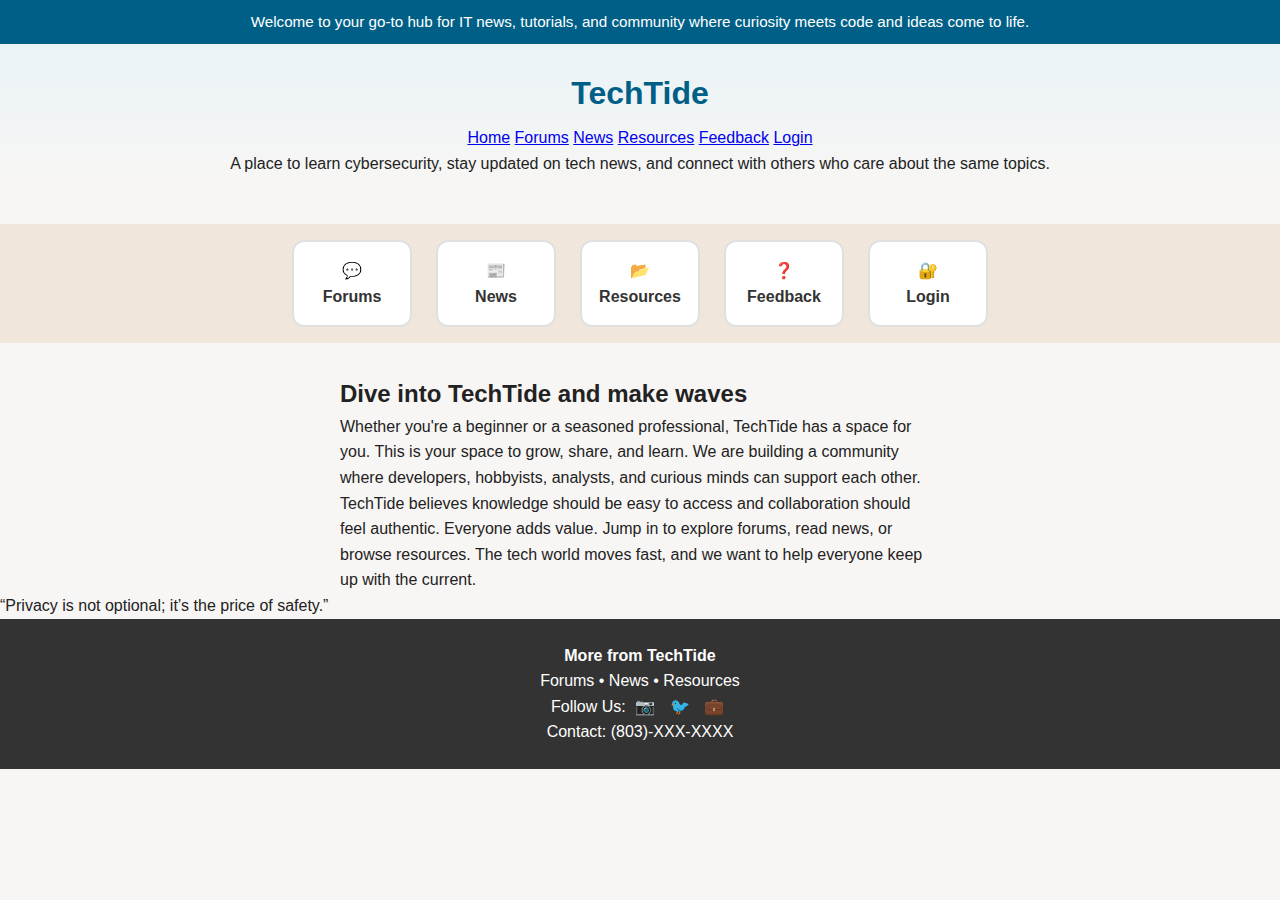
<file: index.html>
<!DOCTYPE html>
<html lang="en">
  <head>
    <meta charset="UTF-8">
    <meta name="viewport" content="width=device-width, initial-scale=1.0">
    <title>TechTide</title>
    <link rel="stylesheet" href="TechTides.Css">
    <link rel="icon" type="image/png" href="TechTideLogo.png">
  </head>
  <body class="home-page">

    <!-- Top Banner -->
    <div class="banner">
      Welcome to your go-to hub for IT news, tutorials, and community where
      curiosity meets code and ideas come to life.
    </div>

    <!-- Shared hero: title + nav + welcome line -->
    <header class="hero home-hero">
      <h1>TechTide</h1>
      <nav class="primary-nav" aria-label="Primary">
        <a href="index.html" aria-current="page">Home</a>
        <a href="forums.html">Forums</a>
        <a href="news.html">News</a>
        <a href="resources.html">Resources</a>
        <a href="feedback.html">Feedback</a>
        <a href="login.html">Login</a>
      </nav>
      <p class="hero-intro">
        A place to learn cybersecurity, stay updated on tech news, and connect with others who care about the same topics.
      </p>
    </header>

    <!-- Icon Navigation -->
    <section class="homepage-icon-nav">
      <h2 class="visually-hidden">Quick Navigation</h2>  <!-- ADDED -->
      <div class="homepage-icon-card">
        <a href="forums.html">
          <span>💬</span>
          <span>Forums</span>
        </a>
      </div>
      <div class="homepage-icon-card">
        <a href="news.html">
          <span>📰</span>
          <span>News</span>
        </a>
      </div>
      <div class="homepage-icon-card">
        <a href="resources.html">
          <span>📂</span>
          <span>Resources</span>
        </a>
      </div>
      <div class="homepage-icon-card">
        <a href="feedback.html">
          <span>❓</span>
          <span>Feedback</span>
        </a>
      </div>
      <div class="homepage-icon-card">
        <a href="login.html">
          <span>🔐</span>
          <span>Login</span>
        </a>
      </div>
    </section>

    <!-- About Section -->
    <section class="homepage-mission">
      <h2>Dive into TechTide and make waves</h2>
      <p>
        Whether you're a beginner or a seasoned professional, TechTide has a space for you.
        This is your space to grow, share, and learn. We are building a community where
        developers, hobbyists, analysts, and curious minds can support each other.
      </p>
      <p>
        TechTide believes knowledge should be easy to access and collaboration should feel authentic.
        Everyone adds value. Jump in to explore forums, read news, or browse resources. The tech world
        moves fast, and we want to help everyone keep up with the current.
      </p>
    </section>

    <!-- Footer -->
    <footer class="site-footer">
      <h2 class="visually-hidden">Site Footer</h2>  <!-- ADDED -->
      <div class="footer-content">
        <p><strong>More from TechTide</strong></p>
        <p>Forums • News • Resources</p>
        <p class="social">
          Follow Us:
          <a href="https://www.instagram.com/">📷</a>
          <a href="https://www.x.com/">🐦</a>
          <a href="https://www.linkedin.com/">💼</a>
        </p>
        <p class="contact">Contact: (803)-XXX-XXXX</p>
      </div>
    </footer>

    <script src="cyberQuotes.js" defer></script>
  </body>
</html>
</file>
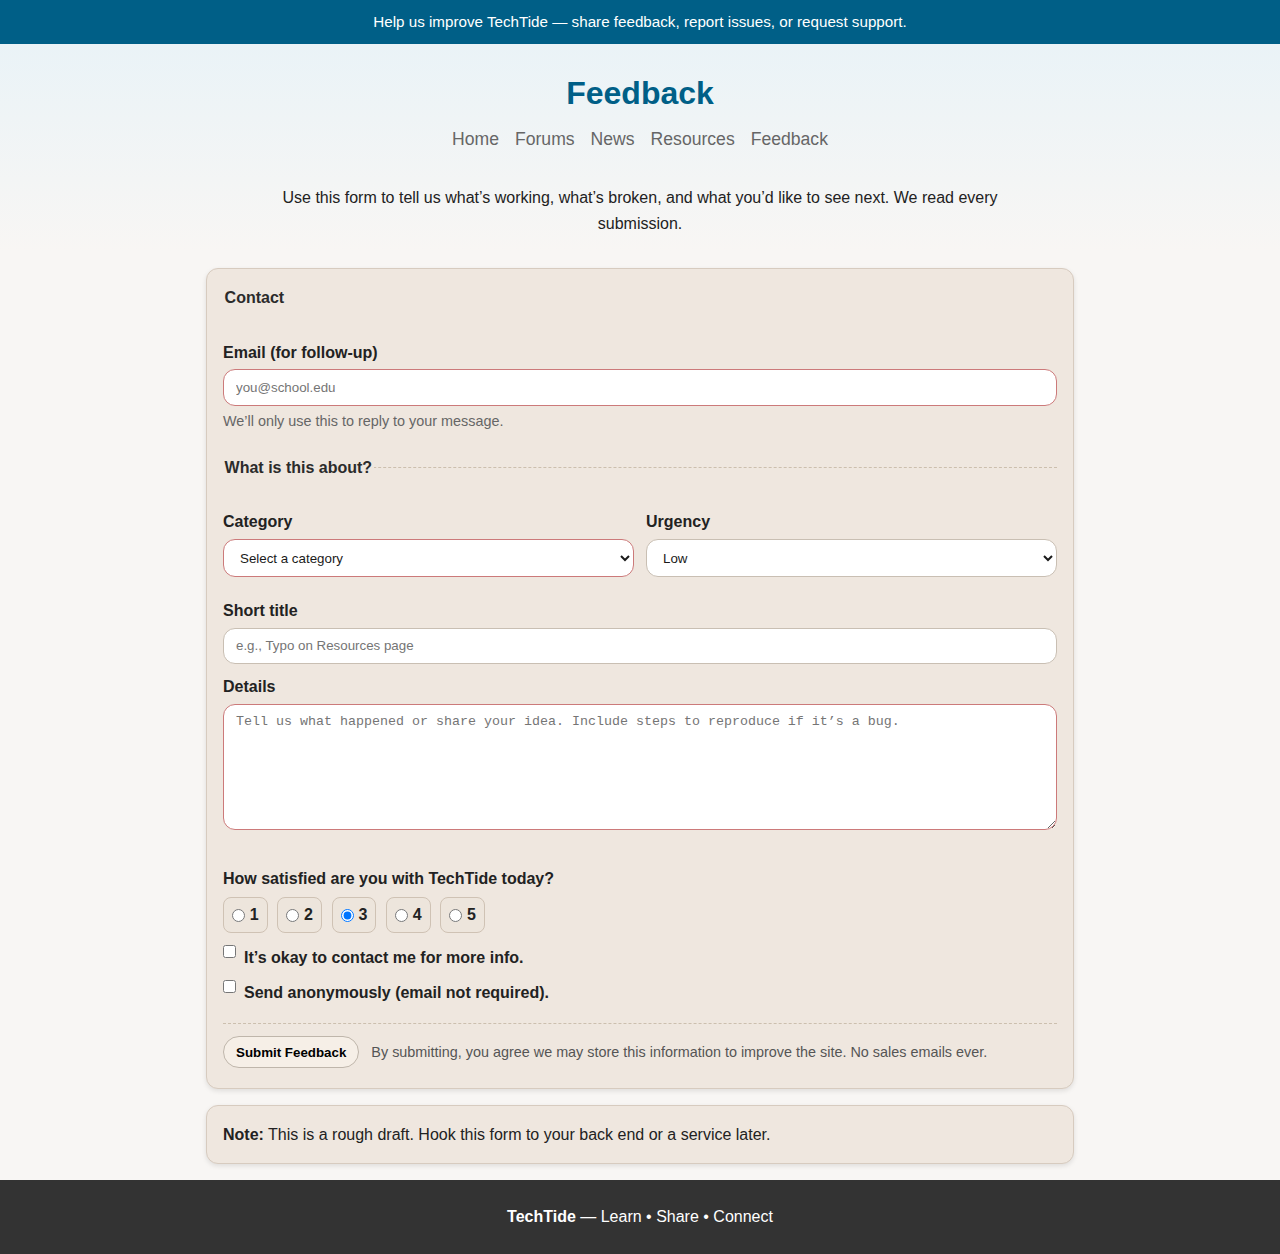
<file: CLEAN_feedback.html>
<!DOCTYPE html>
<html lang="en">
  <head>
    <meta charset="utf-8" />
    <meta name="viewport" content="width=device-width, initial-scale=1" />
    <title>TechTide • Feedback</title>
    <!--Logo for the tab-->
    <link rel="icon" type="image/png" href="TechTideLogo.png" />
    <!-- Linking the separate CSS file I made just for the feedback page -->
    <link rel="stylesheet" href="TechTides.Css" />
  </head>
  <body>
    <!-- Banner message at the very top of the page -->
    <div class="banner" role="note">
      Help us improve TechTide — share feedback, report issues, or request
      support.
    </div>
    <!-- Header section with title + nav links -->
    <header class="hero">
      <h1>Feedback</h1>

      <nav class="homepage-navbar">
        <a href="CLEAN_TechTideH.html">Home</a>
        <a href="CLEAN_TTForums.html">Forums</a>
        <a href="CLEAN_News.HTML">News</a>
        <a href="CLEAN_Resources.HTML">Resources</a>
        <a href="CLEAN_feedback.html">Feedback</a>
      </nav>

      <p class="intro">
        Use this form to tell us what’s working, what’s broken, and what you’d
        like to see next. We read every submission.
      </p>
    </header>

    <main class="container" id="main">
      <!-- Form starts here (not hooked up yet since this is just a rough draft) -->
      <form
        class="card form"
        action="#"
        method="post"
        enctype="multipart/form-data"
        novalidate
      >
        <!-- Contact -->
        <fieldset class="section">
          <legend>Contact</legend>
          <div class="field">
            <label for="email">Email (for follow-up)</label>
            <input
              id="email"
              name="email"
              type="email"
              inputmode="email"
              autocomplete="email"
              placeholder="you@school.edu"
              required
            />
            <p class="hint">We’ll only use this to reply to your message.</p>
          </div>
        </fieldset>

        <!-- Category / details -->
        <fieldset class="section">
          <legend>What is this about?</legend>
          <!-- Section where user chooses type of feedback -->
          <div class="grid">
            <div class="field">
              <label for="category">Category</label>
              <select id="category" name="category" required>
                <option value="" selected disabled>Select a category</option>
                <option>Support / Help</option>
                <option>General Feedback</option>
                <option>Report Issue / Bug</option>
                <option>Suggestion / Comments</option>
                <option>Accessibility</option>
                <option>Content / Accuracy</option>
                <option>Other</option>
              </select>
            </div>

            <!-- Letting users mark urgency level -->
            <div class="field">
              <label for="severity">Urgency</label>
              <select id="severity" name="severity">
                <option value="low" selected>Low</option>
                <option value="normal">Normal</option>
                <option value="high">High</option>
                <option value="critical">Critical</option>
              </select>
            </div>
          </div>

          <!-- Bigger text box for details -->
          <div class="field">
            <label for="subject">Short title</label>
            <input
              id="subject"
              name="subject"
              type="text"
              placeholder="e.g., Typo on Resources page"
              maxlength="120"
            />
          </div>

          <div class="field">
            <label for="details">Details</label>
            <textarea
              id="details"
              name="details"
              rows="7"
              placeholder="Tell us what happened or share your idea. Include steps to reproduce if it’s a bug."
              required
            ></textarea>
          </div>
        </fieldset>

        <!-- Quick rating system -->
        <fieldset class="inline-group" aria-labelledby="rating-label">
          <legend id="rating-label">
            How satisfied are you with TechTide today?
          </legend>
          <div class="ratings">
            <label><input type="radio" name="rating" value="1" /> 1</label>
            <label><input type="radio" name="rating" value="2" /> 2</label>
            <label
              ><input type="radio" name="rating" value="3" checked /> 3</label
            >
            <label><input type="radio" name="rating" value="4" /> 4</label>
            <label><input type="radio" name="rating" value="5" /> 5</label>
          </div>
        </fieldset>

        <div class="checks">
          <label class="check">
            <input type="checkbox" name="contact_ok" />
            It’s okay to contact me for more info.
          </label>
          <label class="check">
            <input type="checkbox" name="anon" />
            Send anonymously (email not required).
          </label>
        </div>

        <!-- Submit button (not hooked to anything yet) -->
        <div class="actions">
          <button class="btn" type="submit">Submit Feedback</button>
          <p class="smallprint">
            By submitting, you agree we may store this information to improve
            the site. No sales emails ever.
          </p>
        </div>
      </form>

      <!-- Static “success” placeholder you can swap in later -->
      <aside class="card note">
        <strong>Note:</strong> This is a rough draft. Hook this form to your
        back end or a service later.
      </aside>
    </main>

    <footer class="site-footer">
      <p><strong>TechTide</strong> — Learn • Share • Connect</p>
    </footer>
  </body>
</html>
</file>
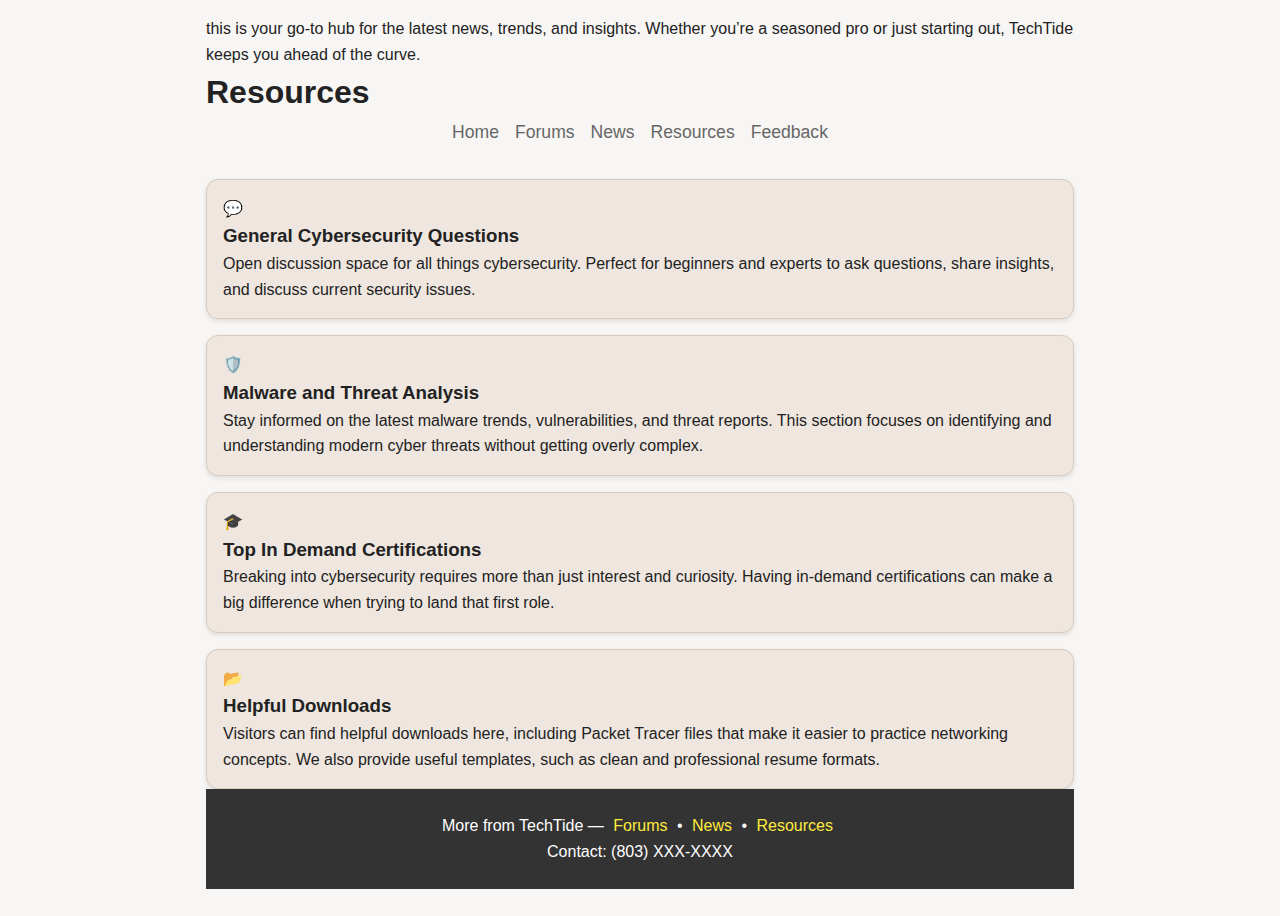
<file: CLEAN_Resources.HTML>
<!DOCTYPE html>
<html lang="en">
  <head>
    <meta charset="UTF-8" />
    <title>Cybersecurity Resources</title>
    <link rel="stylesheet" href="TechTides.Css" />
  </head>
  <body>
    <div class="container">
      <section class="about">
        <p>
          this is your go-to hub for the latest news, trends, and insights.
          Whether you’re a seasoned pro or just starting out, TechTide keeps you
          ahead of the curve.
        </p>
      </section>

      <!-- Header -->
      <header>
        <h1>Resources</h1>

        <nav class="homepage-navbar">
          <a href="CLEAN_TechTideH.html">Home</a>
          <a href="CLEAN_TTForums.html">Forums</a>
          <a href="CLEAN_News.HTML">News</a>
          <a href="CLEAN_Resources.HTML">Resources</a>
          <a href="CLEAN_feedback.html">Feedback</a>
        </nav>
      </header>

      <!-- Cards -->
      <section class="card">
        <div class="icon">💬</div>
        <div class="content">
          <h3>General Cybersecurity Questions</h3>
          <p>
            Open discussion space for all things cybersecurity. Perfect for
            beginners and experts to ask questions, share insights, and discuss
            current security issues.
          </p>
        </div>
      </section>

      <section class="card">
        <div class="icon">🛡️</div>
        <div class="content">
          <h3>Malware and Threat Analysis</h3>
          <p>
            Stay informed on the latest malware trends, vulnerabilities, and
            threat reports. This section focuses on identifying and
            understanding modern cyber threats without getting overly complex.
          </p>
        </div>
      </section>

      <section class="card">
        <div class="icon">🎓</div>
        <div class="content">
          <h3>Top In Demand Certifications</h3>
          <p>
            Breaking into cybersecurity requires more than just interest and
            curiosity. Having in-demand certifications can make a big difference
            when trying to land that first role.
          </p>
        </div>
      </section>

      <section class="card">
        <div class="icon">📂</div>
        <div class="content">
          <h3>Helpful Downloads</h3>
          <p>
            Visitors can find helpful downloads here, including Packet Tracer
            files that make it easier to practice networking concepts. We also
            provide useful templates, such as clean and professional resume
            formats.
          </p>
        </div>
      </section>
      <!-- Footer -->
      <footer>
        <p>
          More from TechTide —
          <a href="#">Forums</a> • <a href="#">News</a> •
          <a href="#">Resources</a>
        </p>
        <p class="contact">Contact: (803) XXX-XXXX</p>
      </footer>
    </div>
  </body>
</html>
</file>
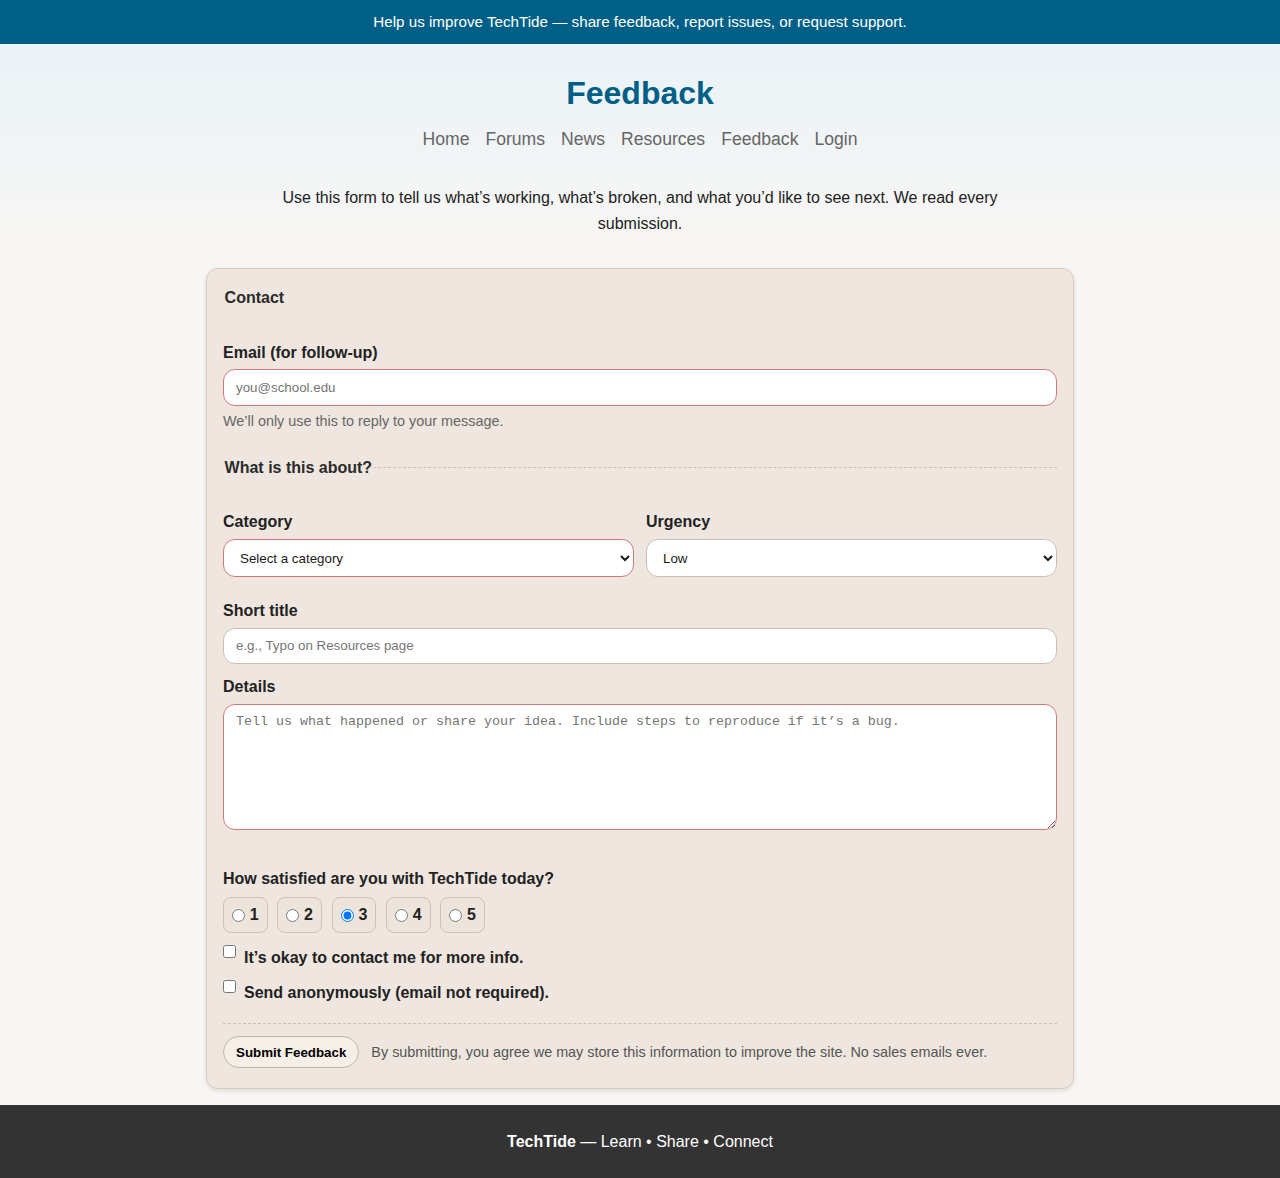
<file: feedback.html>
<!DOCTYPE html>
<html lang="en">
  <head>
    <meta charset="utf-8" />
    <meta name="viewport" content="width=device-width, initial-scale=1" />
    <title>TechTide • Feedback</title>
    <!--Logo for the tab-->
    <link rel="icon" type="image/png" href="TechTideLogo.png" />
    <!-- Linking the separate CSS file I made just for the feedback page -->
    <link rel="stylesheet" href="TechTides.Css" />
  </head>
  <body>
    <!-- Banner message at the very top of the page -->
    <div class="banner" role="note">
      Help us improve TechTide — share feedback, report issues, or request
      support.
    </div>
    <!-- Header section with title + nav links -->
    <header class="hero">
      <h1>Feedback</h1>

      <nav class="homepage-navbar">
        <a href="index.html">Home</a>
        <a href="forums.html">Forums</a>
        <a href="news.html">News</a>
        <a href="resources.html">Resources</a>
        <a href="feedback.html">Feedback</a>
        <a href="login.html">Login</a>
      </nav>

      <p class="intro">
        Use this form to tell us what’s working, what’s broken, and what you’d
        like to see next. We read every submission.
      </p>
    </header>

    <main class="container" id="main">
      <!-- Form starts here (not hooked up yet since this is just a rough draft) -->
      <form
        class="card form"
        action="#"
        method="post"
        enctype="multipart/form-data"
        novalidate
      >
        <!-- Contact -->
        <fieldset class="section">
          <legend>Contact</legend>
          <div class="field">
            <label for="email">Email (for follow-up)</label>
            <input
              id="email"
              name="email"
              type="email"
              inputmode="email"
              autocomplete="email"
              placeholder="you@school.edu"
              required
            />
            <p class="hint">We’ll only use this to reply to your message.</p>
          </div>
        </fieldset>

        <!-- Category / details -->
        <fieldset class="section">
          <legend>What is this about?</legend>
          <!-- Section where user chooses type of feedback -->
          <div class="grid">
            <div class="field">
              <label for="category">Category</label>
              <select id="category" name="category" required>
                <option value="" selected disabled>Select a category</option>
                <option>Support / Help</option>
                <option>General Feedback</option>
                <option>Report Issue / Bug</option>
                <option>Suggestion / Comments</option>
                <option>Accessibility</option>
                <option>Content / Accuracy</option>
                <option>Other</option>
              </select>
            </div>

            <!-- Letting users mark urgency level -->
            <div class="field">
              <label for="severity">Urgency</label>
              <select id="severity" name="severity">
                <option value="low" selected>Low</option>
                <option value="normal">Normal</option>
                <option value="high">High</option>
                <option value="critical">Critical</option>
              </select>
            </div>
          </div>

          <!-- Bigger text box for details -->
          <div class="field">
            <label for="subject">Short title</label>
            <input
              id="subject"
              name="subject"
              type="text"
              placeholder="e.g., Typo on Resources page"
              maxlength="120"
            />
          </div>

          <div class="field">
            <label for="details">Details</label>
            <textarea
              id="details"
              name="details"
              rows="7"
              placeholder="Tell us what happened or share your idea. Include steps to reproduce if it’s a bug."
              required
            ></textarea>
          </div>
        </fieldset>

        <!-- Quick rating system -->
        <fieldset class="inline-group" aria-labelledby="rating-label">
          <legend id="rating-label">
            How satisfied are you with TechTide today?
          </legend>
          <div class="ratings">
            <label><input type="radio" name="rating" value="1" /> 1</label>
            <label><input type="radio" name="rating" value="2" /> 2</label>
            <label
              ><input type="radio" name="rating" value="3" checked /> 3</label
            >
            <label><input type="radio" name="rating" value="4" /> 4</label>
            <label><input type="radio" name="rating" value="5" /> 5</label>
          </div>
        </fieldset>

        <div class="checks">
          <label class="check">
            <input type="checkbox" name="contact_ok" />
            It’s okay to contact me for more info.
          </label>
          <label class="check">
            <input type="checkbox" name="anon" />
            Send anonymously (email not required).
          </label>
        </div>

        <!-- Submit button (not hooked to anything yet) -->
        <div class="actions">
          <button class="btn" type="submit">Submit Feedback</button>
          <p class="smallprint">
            By submitting, you agree we may store this information to improve
            the site. No sales emails ever.
          </p>
        </div>
      </form>
    </main>

    <footer class="site-footer">
      <p><strong>TechTide</strong> — Learn • Share • Connect</p>
    </footer>
  </body>
</html>
</file>
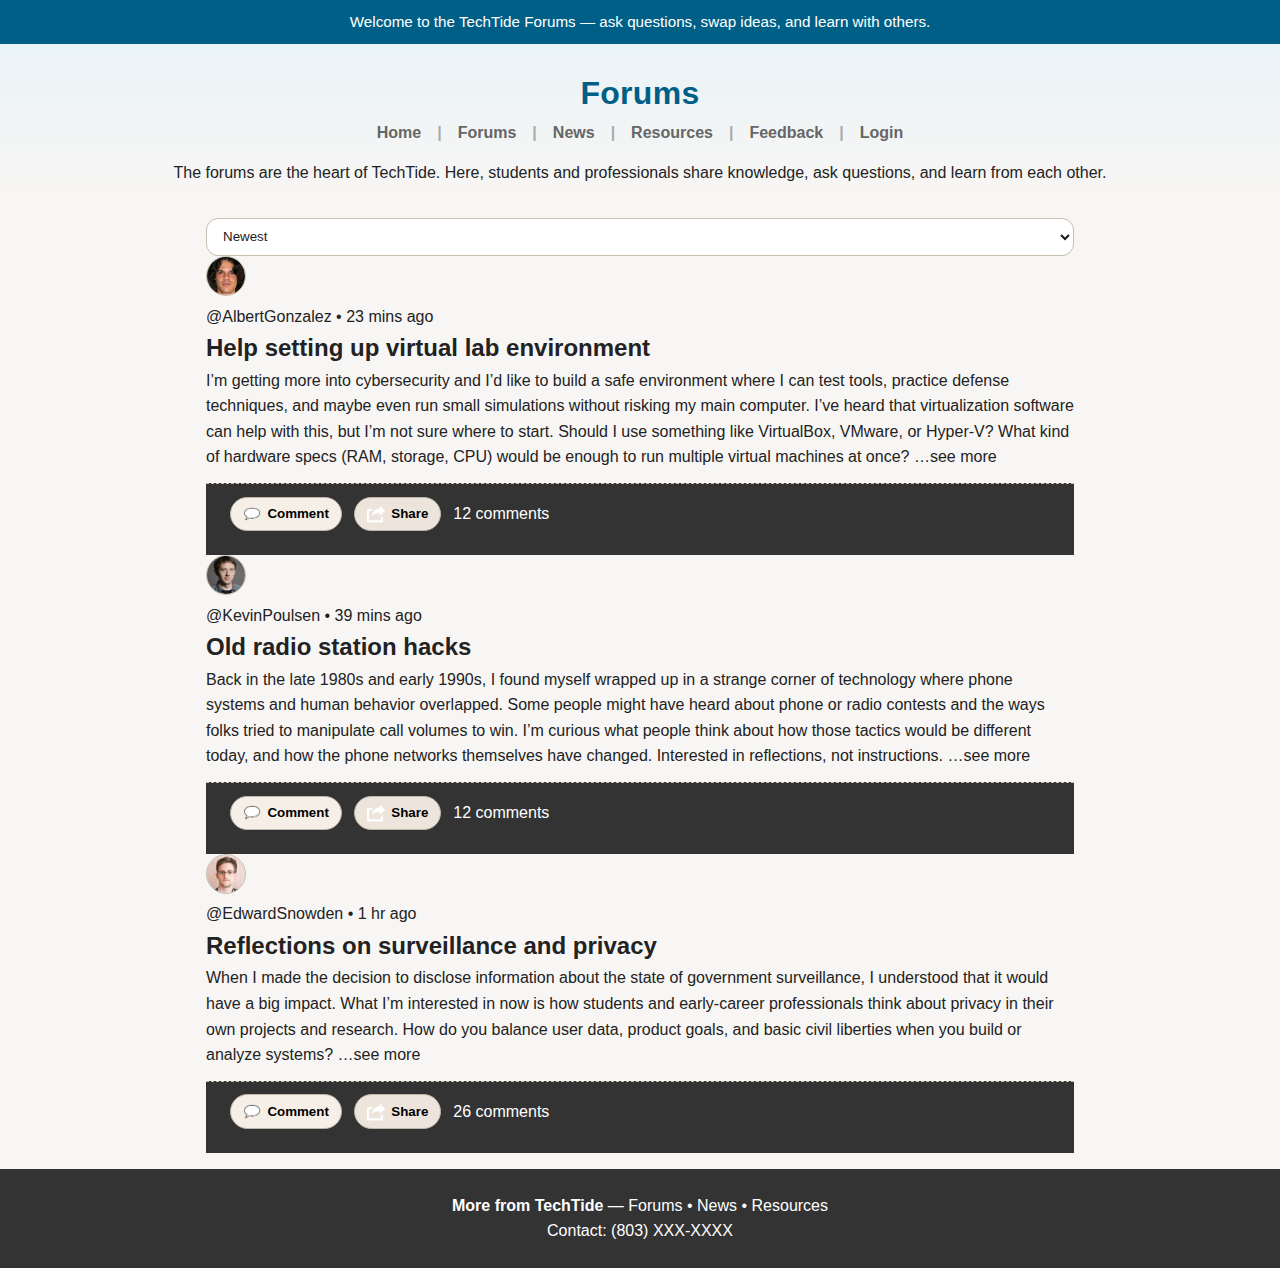
<file: forums.html>
<!DOCTYPE html>
<html lang="en">
<head>
  <meta charset="utf-8" />
  <meta name="viewport" content="width=device-width, initial-scale=1" />
  <title>TechTide • Forums</title>
  <!-- favicon so it matches the rest of the site -->
  <link rel="icon" type="image/png" href="Images/TechTideLogo.png" />
  <!-- use the shared stylesheet (has the forums image rules now) -->
  <link rel="stylesheet" href="TechTides.Css" />
</head>
<body>
  <!-- top banner to keep the tone consistent with other pages -->
  <div class="banner" role="note">
    Welcome to the TechTide Forums — ask questions, swap ideas, and learn with others.
  </div>

  <!-- page header + simple nav -->
  <header class="forum-hero">
    <h1>Forums</h1>
    <nav class="subnav" aria-label="Primary">
        <a href="index.html">Home</a>
        <a href="forums.html">Forums</a>
        <a href="news.html">News</a>
        <a href="resources.html">Resources</a>
        <a href="feedback.html">Feedback</a>
        <a href="login.html">Login</a>
    </nav>
    <p class="about">
      The forums are the heart of TechTide. Here, students and professionals share knowledge,
      ask questions, and learn from each other.
    </p>
  </header>

  <main id="main" class="container">
    <!-- not wired yet; just a placeholder control for now -->
    <section class="toolbar" aria-label="Forum controls">
      <label for="sort" class="visually-hidden">Sort threads</label>
      <select id="sort" name="sort">
        <option value="trending">Trending</option>
        <option value="new" selected>Newest</option>
        <option value="active">Most Active</option>
      </select>
    </section>

    <!-- list of posts (static for the draft) -->
    <section aria-label="Forum threads" class="posts">

      <!-- POST 1 -->
      <article class="post-card">
        <!-- meta row: avatar + author + time -->
        <header class="post-meta">
          <!-- added fixed size + lazy/async to avoid layout shift -->
          <img
            class="avatar"
            src="Images/Albert-gonzalez.jpg"
            alt="Profile image for @AlbertGonzalez"
            width="40" height="40"
            loading="lazy" decoding="async"
          />
          <div class="meta">
            <span class="author">@AlbertGonzalez</span>
            <span class="dot" aria-hidden="true">•</span>
            <time datetime="2025-09-20T12:00">23 mins ago</time>
          </div>
        </header>

        <!-- title strip -->
        <h2 class="post-title">Help setting up virtual lab environment</h2>

        <!-- post body -->
        <div class="post-body">
          <p>
            I’m getting more into cybersecurity and I’d like to build a safe environment where I can test tools,
            practice defense techniques, and maybe even run small simulations without risking my main computer.
            I’ve heard that virtualization software can help with this, but I’m not sure where to start.
            Should I use something like VirtualBox, VMware, or Hyper-V?
            What kind of hardware specs (RAM, storage, CPU) would be enough to run multiple virtual machines at once?
            <span class="fade">…see more</span>
          </p>
        </div>

        <!-- actions row (icons + counts) -->
        <footer class="actions">
          <!-- using icon class so central CSS sizes them -->
          <button type="button" class="btn icon-btn">
            <img src="Images/comment.png" alt="" class="icon" width="18" height="18" loading="lazy" decoding="async" />
            <span>Comment</span>
          </button>
          <button type="button" class="btn btn-secondary icon-btn">
            <img src="Images/share.png" alt="" class="icon" width="18" height="18" loading="lazy" decoding="async" />
            <span>Share</span>
          </button>
          <!-- screen readers will read “12 comments” if we include the word -->
          <div class="counts">
            <span class="count">12 comments</span>
          </div>
        </footer>
      </article>

      <!-- POST 2 -->
      <article class="post-card">
        <header class="post-meta">
          <img
            class="avatar"
            src="Images/kevin-poulsen.jpg"
            alt="Profile image for @KevinPoulsen"
            width="40" height="40"
            loading="lazy" decoding="async"
          />
          <div class="meta">
            <span class="author">@KevinPoulsen</span>
            <span class="dot" aria-hidden="true">•</span>
            <time datetime="2025-09-20T11:30">39 mins ago</time>
          </div>
        </header>

        <h2 class="post-title">Old radio station hacks</h2>

        <div class="post-body">
          <p>
            Back in the late 1980s and early 1990s, I found myself wrapped up in a strange corner of technology where
            phone systems and human behavior overlapped. Some people might have heard about phone or radio contests and
            the ways folks tried to manipulate call volumes to win. I’m curious what people think about how those tactics
            would be different today, and how the phone networks themselves have changed. Interested in reflections,
            not instructions. <span class="fade">…see more</span>
          </p>
        </div>

        <footer class="actions">
          <button type="button" class="btn icon-btn">
            <img src="Images/comment.png" alt="" class="icon" width="18" height="18" loading="lazy" decoding="async" />
            <span>Comment</span>
          </button>
          <button type="button" class="btn btn-secondary icon-btn">
            <img src="Images/share.png" alt="" class="icon" width="18" height="18" loading="lazy" decoding="async" />
            <span>Share</span>
          </button>
          <div class="counts">
            <span class="count">12 comments</span>
          </div>
        </footer>
      </article>

      <!-- POST 3 -->
      <article class="post-card">
        <header class="post-meta">
          <img
            class="avatar"
            src="Images/snowden.png"
            alt="Profile image for @EdwardSnowden"
            width="40" height="40"
            loading="lazy" decoding="async"
          />
          <div class="meta">
            <span class="author">@EdwardSnowden</span>
            <span class="dot" aria-hidden="true">•</span>
            <time datetime="2025-09-20T10:55">1 hr ago</time>
          </div>
        </header>

        <h2 class="post-title">Reflections on surveillance and privacy</h2>

        <div class="post-body">
          <p>
            When I made the decision to disclose information about the state of government surveillance, I understood
            that it would have a big impact. What I’m interested in now is how students and early-career professionals
            think about privacy in their own projects and research. How do you balance user data, product goals,
            and basic civil liberties when you build or analyze systems?
            <span class="fade">…see more</span>
          </p>
        </div>

        <footer class="actions">
          <button type="button" class="btn icon-btn">
            <img src="Images/comment.png" alt="" class="icon" width="18" height="18" loading="lazy" decoding="async" />
            <span>Comment</span>
          </button>
          <button type="button" class="btn btn-secondary icon-btn">
            <img src="Images/share.png" alt="" class="icon" width="18" height="18" loading="lazy" decoding="async" />
            <span>Share</span>
          </button>
          <div class="counts">
            <span class="count">26 comments</span>
          </div>
        </footer>
      </article>
    </section>
  </main>

  <!-- site footer -->
  <footer class="site-footer">
    <p><strong>More from TechTide</strong> — Forums • News • Resources</p>
    <p class="contact">Contact: (803) XXX-XXXX</p>
  </footer>
</body>
</html>
</file>
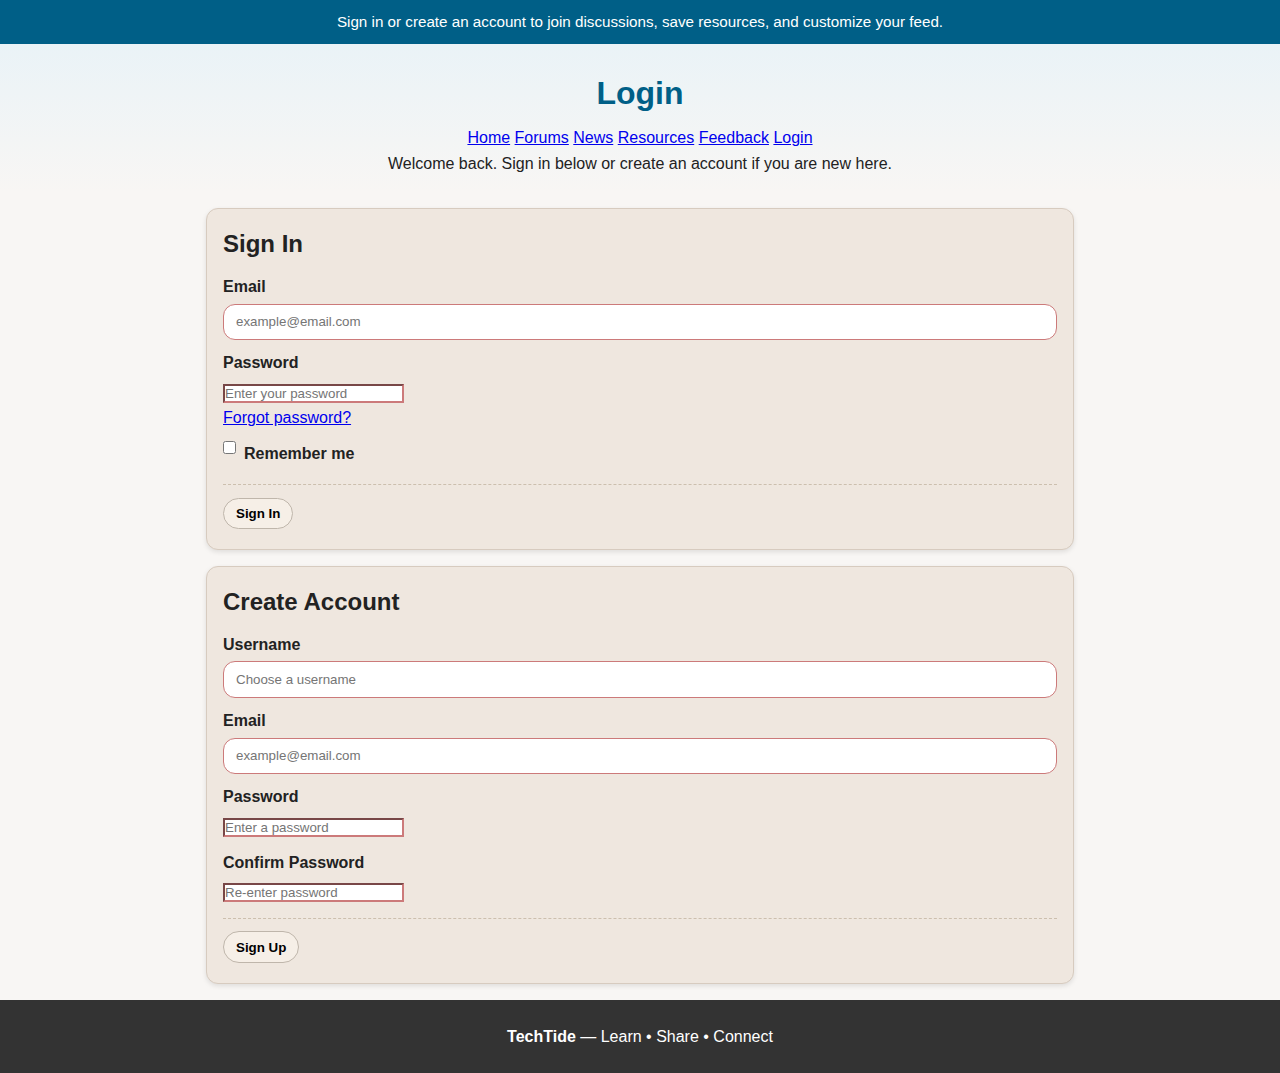
<file: login.html>
<!DOCTYPE html>
<html lang="en">
<head>
  <meta charset="utf-8" />
  <meta name="viewport" content="width=device-width, initial-scale=1" />
  <title>TechTide • Login / Sign Up</title>
  <link rel="icon" type="image/png" href="TechTideLogo.png" />
  <link rel="stylesheet" href="TechTides.Css" />
</head>
<body class="login-page">
  <div class="banner" role="note">
    Sign in or create an account to join discussions, save resources, and customize your feed.
  </div>

  <header class="hero login-hero">
    <h1>Login</h1>
    <nav class="primary-nav" aria-label="Primary">
      <a href="index.html">Home</a>
      <a href="forums.html">Forums</a>
      <a href="news.html">News</a>
      <a href="resources.html">Resources</a>
      <a href="feedback.html">Feedback</a>
      <a href="login.html" aria-current="page">Login</a>
    </nav>
    <p class="hero-intro">
      Welcome back. Sign in below or create an account if you are new here.
    </p>
  </header>

  <main id="main" class="container">
    <!-- LOGIN CARD -->
    <form class="card form auth-card" action="#" method="post" novalidate>
      <h2 class="auth-heading">Sign In</h2>
      <div class="field">
        <label for="login-email">Email</label>
        <input id="login-email" name="email" type="email" required placeholder="example@email.com" />
      </div>
      <div class="field">
        <label for="login-password">Password</label>
        <input id="login-password" name="password" type="password" required placeholder="Enter your password" />
        <div class="auth-links">
          <a class="auth-link" href="#">Forgot password?</a>
        </div>
      </div>
      <div class="checks">
        <label class="check">
          <input type="checkbox" name="remember" /> Remember me
        </label>
      </div>
      <div class="actions">
        <button class="btn" type="submit">Sign In</button>
      </div>
    </form>

    <!-- SIGN UP CARD -->
    <form class="card form auth-card" action="#" method="post" novalidate>
      <h2 class="auth-heading">Create Account</h2>
      <div class="field">
        <label for="signup-username">Username</label>
        <input id="signup-username" name="username" type="text" required placeholder="Choose a username" />
      </div>
      <div class="field">
        <label for="signup-email">Email</label>
        <input id="signup-email" name="email" type="email" required placeholder="example@email.com" />
      </div>
      <div class="field">
        <label for="signup-password">Password</label>
        <input id="signup-password" name="password" type="password" required placeholder="Enter a password" />
      </div>
      <div class="field">
        <label for="signup-confirm">Confirm Password</label>
        <input id="signup-confirm" name="confirm" type="password" required placeholder="Re-enter password" />
      </div>
      <div class="actions">
        <button class="btn" type="submit">Sign Up</button>
      </div>
    </form>
  </main>

  <footer class="site-footer">
    <p><strong>TechTide</strong> — Learn • Share • Connect</p>
  </footer>
</body>
</html>
</file>
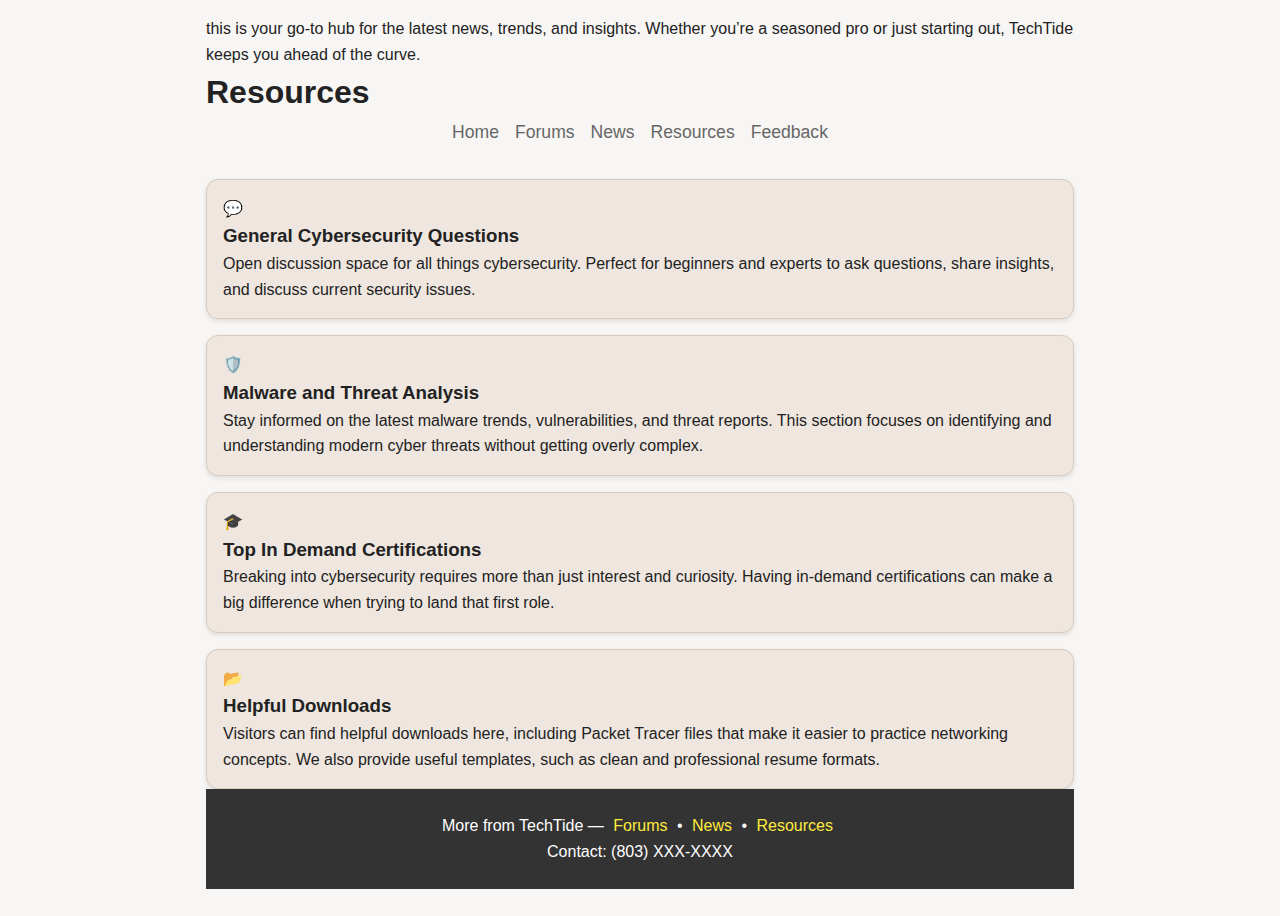
<file: Resources.HTML>
<!DOCTYPE html>
<html lang="en">
  <head>
    <meta charset="UTF-8" />
    <title>Cybersecurity Resources</title>
    <link rel="stylesheet" href="TechTides.Css" />
  </head>
  <body>
    <div class="container">
      <section class="about">
        <p>
          this is your go-to hub for the latest news, trends, and insights.
          Whether you’re a seasoned pro or just starting out, TechTide keeps you
          ahead of the curve.
        </p>
      </section>

      <!-- Header -->
      <header>
        <h1>Resources</h1>

        <nav class="homepage-navbar">
            <a href="index.html">Home</a>
            <a href="forums.html">Forums</a>
            <a href="News.HTML">News</a>
            <a href="Resources.HTML">Resources</a>
            <a href="feedback.html">Feedback</a>
        </nav>
      </header>

      <!-- Cards -->
      <section class="card">
        <div class="icon">💬</div>
        <div class="content">
          <h3>General Cybersecurity Questions</h3>
          <p>
            Open discussion space for all things cybersecurity. Perfect for
            beginners and experts to ask questions, share insights, and discuss
            current security issues.
          </p>
        </div>
      </section>

      <section class="card">
        <div class="icon">🛡️</div>
        <div class="content">
          <h3>Malware and Threat Analysis</h3>
          <p>
            Stay informed on the latest malware trends, vulnerabilities, and
            threat reports. This section focuses on identifying and
            understanding modern cyber threats without getting overly complex.
          </p>
        </div>
      </section>

      <section class="card">
        <div class="icon">🎓</div>
        <div class="content">
          <h3>Top In Demand Certifications</h3>
          <p>
            Breaking into cybersecurity requires more than just interest and
            curiosity. Having in-demand certifications can make a big difference
            when trying to land that first role.
          </p>
        </div>
      </section>

      <section class="card">
        <div class="icon">📂</div>
        <div class="content">
          <h3>Helpful Downloads</h3>
          <p>
            Visitors can find helpful downloads here, including Packet Tracer
            files that make it easier to practice networking concepts. We also
            provide useful templates, such as clean and professional resume
            formats.
          </p>
        </div>
      </section>
      <!-- Footer -->
      <footer>
        <p>
          More from TechTide —
          <a href="#">Forums</a> • <a href="#">News</a> •
          <a href="#">Resources</a>
        </p>
        <p class="contact">Contact: (803) XXX-XXXX</p>
      </footer>
    </div>
  </body>
</html>
</file>
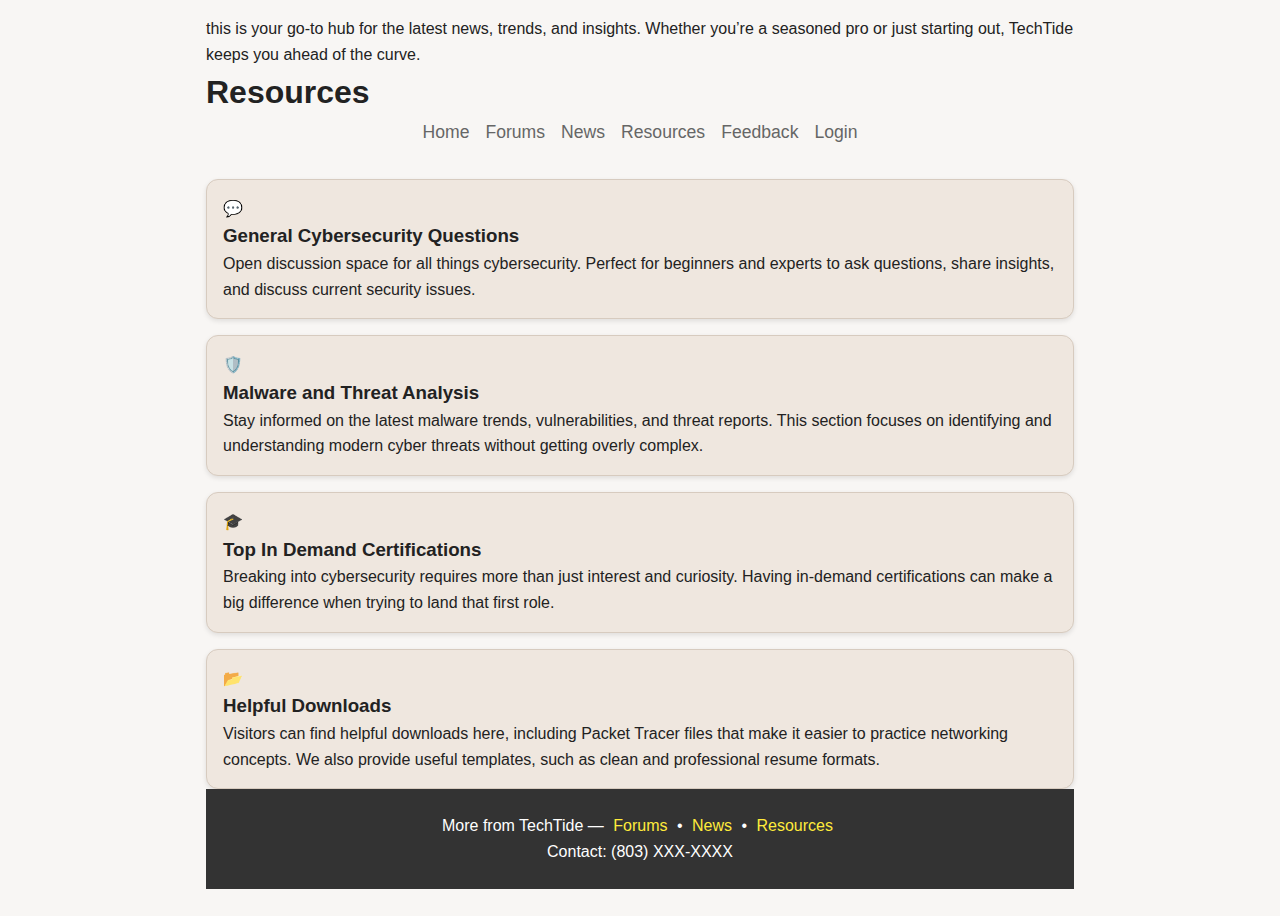
<file: resources.html>
<!DOCTYPE html>
<html lang="en">
  <head>
    <meta charset="UTF-8" />
    <title>Cybersecurity Resources</title>
    <link rel="stylesheet" href="TechTides.Css" />
  </head>
  <body>
    <div class="container">
      <section class="about">
        <p>
          this is your go-to hub for the latest news, trends, and insights.
          Whether you’re a seasoned pro or just starting out, TechTide keeps you
          ahead of the curve.
        </p>
      </section>

      <!-- Header -->
      <header>
        <h1>Resources</h1>

        <nav class="homepage-navbar">
            <a href="index.html">Home</a>
            <a href="forums.html">Forums</a>
            <a href="news.html">News</a>
            <a href="resources.html">Resources</a>
            <a href="feedback.html">Feedback</a>
            <a href="login.html">Login</a>
        </nav>
      </header>

      <!-- Cards -->
      <section class="card">
        <div class="icon">💬</div>
        <div class="content">
          <h3>General Cybersecurity Questions</h3>
          <p>
            Open discussion space for all things cybersecurity. Perfect for
            beginners and experts to ask questions, share insights, and discuss
            current security issues.
          </p>
        </div>
      </section>

      <section class="card">
        <div class="icon">🛡️</div>
        <div class="content">
          <h3>Malware and Threat Analysis</h3>
          <p>
            Stay informed on the latest malware trends, vulnerabilities, and
            threat reports. This section focuses on identifying and
            understanding modern cyber threats without getting overly complex.
          </p>
        </div>
      </section>

      <section class="card">
        <div class="icon">🎓</div>
        <div class="content">
          <h3>Top In Demand Certifications</h3>
          <p>
            Breaking into cybersecurity requires more than just interest and
            curiosity. Having in-demand certifications can make a big difference
            when trying to land that first role.
          </p>
        </div>
      </section>

      <section class="card">
        <div class="icon">📂</div>
        <div class="content">
          <h3>Helpful Downloads</h3>
          <p>
            Visitors can find helpful downloads here, including Packet Tracer
            files that make it easier to practice networking concepts. We also
            provide useful templates, such as clean and professional resume
            formats.
          </p>
        </div>
      </section>
      <!-- Footer -->
      <footer>
        <p>
          More from TechTide —
          <a href="#">Forums</a> • <a href="#">News</a> •
          <a href="#">Resources</a>
        </p>
        <p class="contact">Contact: (803) XXX-XXXX</p>
      </footer>
    </div>
  </body>
</html>
</file>
<file: TechTides.Css>
/* ============================================================
   RESET & VARIABLES
   We reset defaults and define CSS variables to keep
   colors and spacing consistent across all pages.
============================================================ */
* {
  margin: 0;
  padding: 0;
  box-sizing: border-box;
}

:root {
  --tt-blue: #005f87;   /* our main brand blue */
  --bg: #f8f6f4;        /* background color used site-wide */
  --ink: #222;          /* main text color */
  --ink-soft: #666;     /* softer gray for secondary text */
  --beige: #f0e6dc;     /* beige background for sections */
  --card: #efe7df;      /* card background */
  --card-edge: #d7cbbf; /* border color for cards */
  --titlebar: #4a4947;  /* dark strip for forum post titles */
  --title-text: #f3f3f3;/* text color on dark strips */
}

html, body {
  height: 100%;
}

body {
  font-family: Arial, sans-serif;
  line-height: 1.6;
  color: var(--ink);
  background: var(--bg);
}

/* ============================================================
   GLOBAL COMPONENTS
   Styles shared across all pages: banner, footer, buttons, cards.
============================================================ */
.banner {
  background: var(--tt-blue);
  color: #fff;
  text-align: center;
  padding: .6rem 1rem;
  font-size: .95rem; /* slightly smaller text in banner */
}

.container {
  max-width: 900px; /* keeps main content centered */
  margin: 1rem auto;
  padding: 0 1rem;
}

footer {
  background: #333;
  color: white;
  padding: 1.5rem;
  text-align: center;
}

footer a {
  color: #ffeb3b; /* highlight links in footer */
  text-decoration: none;
  margin: 0 5px;
  transition: color 0.3s ease;
}
footer a:hover {
  color: white; /* hover effect for footer links */
}

.btn {
  appearance: none;
  border: 1px solid #bfb6ab;
  background: #f6efe7;
  padding: .45rem .75rem;
  border-radius: 999px; /* pill-style button */
  cursor: pointer;
  font-weight: 600;
}
.btn:hover { filter: brightness(0.98); }
.btn:focus { outline: 2px solid var(--tt-blue); outline-offset: 2px; }
.btn-secondary { background: #ede5dc; }

.card {
  background: var(--card);
  border: 1px solid var(--card-edge);
  border-radius: 12px;
  padding: 1rem;
  box-shadow: 0 2px 5px rgba(0,0,0,0.1);
  margin-top: 1rem;
}

/* ============================================================
   HOMEPAGE STYLES
   Hero banner, mission statement, navigation, and icons.
============================================================ */
.homepage-hero {
  background: url('wave-transparent-background-illustration-free-png-3822571536.png') no-repeat center/cover;
  text-align: center;
  color: black;
  padding: 2rem 1rem;
}
.homepage-hero h1 {
  font-size: 3rem;
  margin-bottom: 1rem;
  font-weight: bold;
}

.homepage-mission {
  max-width: 600px;
  margin: 0 auto;
  font-size: 1rem;
}

.homepage-navbar {
  display: flex;
  justify-content: center;
  gap: 1rem;
  margin-bottom: 2rem;
}
.homepage-navbar a {
  text-decoration: none;
  color: var(--ink-soft);
  font-weight: 500;
  font-size: 1.1rem;
}

/* Cards with icons for quick navigation */
.homepage-icon-nav {
  display: flex;
  justify-content: center;
  flex-wrap: wrap;
  gap: 1.5rem;
  margin: 2rem 0;
  background: var(--beige);
  padding: 1rem;
}
.homepage-icon-card {
  text-align: center;
  width: 120px;
}
.homepage-icon-card a {
  display: flex;
  flex-direction: column;
  align-items: center;
  justify-content: center;
  background: #fff;
  border: 2px solid #e0e0e0;
  border-radius: 12px;
  padding: 1rem 1.5rem;
  text-decoration: none;
  color: #333;
  font-weight: bold;
  transition: transform 0.2s ease, box-shadow 0.2s ease, background 0.2s ease;
}
.homepage-icon-card a:hover {
  transform: translateY(-5px);
  box-shadow: 0 6px 12px rgba(0,0,0,0.15);
  background: #f0f8ff;
  border-color: #1e6db8;
  color: #1e6db8;
}

/* ============================================================
   FORUMS STYLES
   Handles layout of posts, avatars, and icons.
============================================================ */
.forum-hero {
  padding: 1.5rem 1rem 1rem;
  text-align: center;
  background: linear-gradient(180deg, #eaf3f7 0%, #f8f6f4 100%);
}
.forum-hero h1 {
  font-size: 2rem;
  letter-spacing: .3px;
  color: var(--tt-blue);
}

.forum-subnav {
  display: inline-flex;
  gap: 1rem;
  margin: .5rem 0;
}
.forum-subnav a {
  color: var(--ink-soft);
  text-decoration: none;
  font-weight: 600;
}

/* Forum post cards */
.forum-posts { display: grid; gap: 1rem; }
.forum-post-card {
  background: var(--card);
  border: 1px solid var(--card-edge);
  border-radius: 16px;
  overflow: hidden;
}
.forum-post-title {
  background: var(--titlebar);
  color: var(--title-text);
  padding: .55rem .85rem;
  font-size: 1.05rem;
  line-height: 1.35;
}
.forum-post-body { padding: .8rem .9rem; }

/* Avatar image next to author name */
.avatar {
  width: 40px;
  height: 40px;
  border-radius: 50%;  /* circular profile pic */
  object-fit: cover;   /* makes sure the image crops nicely */
  border: 1px solid #cbbfb0;
  background: #ddd;    /* fallback if no image */
  flex: 0 0 40px;
}

/* Comment/share icons inside buttons */
.icon-btn {
  display: inline-flex;
  align-items: center;
  gap: .4rem;
}
.icon-btn .icon {
  width: 18px;
  height: 18px;
  object-fit: contain;
  vertical-align: middle;
}

/* Post body images scale responsively */
.post-body img,
.post-media img {
  max-width: 100%;
  height: auto;
  border-radius: 10px;
  border: 1px solid #e1d7ca;
  margin: .5rem 0;
}

/* ============================================================
   RESOURCES STYLES
   Grid layout for resource cards and sticky footer.
============================================================ */
.resources-page {
  display: flex;
  flex-direction: column;
  min-height: 100vh;
  background: var(--bg);
  color: var(--ink);
}
.resources-wrapper {
  flex: 1;
  display: flex;
  flex-direction: column;
  max-width: 1100px;
  margin: 0 auto;
  padding: 20px;
}
.resources-grid {
  display: grid;
  grid-template-columns: repeat(2, 1fr);
  gap: 1.5rem;
  margin-top: 1.5rem;
}
.resources-card {
  display: flex;
  align-items: flex-start;
  background: var(--card);
  border: 1px solid var(--card-edge);
  padding: 15px;
  border-radius: 8px;
  transition: transform 0.2s ease, box-shadow 0.2s ease;
}
.resources-card:hover {
  transform: translateY(-5px);
  box-shadow: 0 4px 10px rgba(0,0,0,0.15);
}
.resources-card .icon {
  font-size: 28px;
  margin-right: 12px;
}
.resources-footer {
  background: #333;
  color: white;
  text-align: center;
  padding: 20px;
  margin-top: auto;
}

/* ============================================================
   NEWS STYLES
   Banner, news cards, and mini-cards for quick links.
============================================================ */
.news-page {
  display: flex;
  flex-direction: column;
  min-height: 100vh;
  background: var(--bg);
  color: var(--ink);
}
.news-banner {
  background: var(--tt-blue);
  color: var(--title-text);
  text-align: center;
  padding: 1rem;
}
.news-header {
  background: linear-gradient(to bottom, rgba(0, 95, 135, .5), rgba(255, 255, 255, 0.6));
  color: var(--ink);
  padding: 0.75rem 1rem;
  text-align: center;
}
.news-header nav {
  margin-top: 8px;
  display: flex;
  justify-content: center;
  gap: 1.2rem;
}
.news-header nav a {
  color: var(--ink);
  text-decoration: none;
  font-weight: 600;
}
.news-header nav a:hover { text-decoration: underline; }

/* News article cards */
.news-card {
  background: var(--card);
  border: 1px solid var(--card-edge);
  border-radius: 8px;
  box-shadow: 0 2px 6px rgba(0,0,0,0.15);
  margin: 20px auto;
  padding: 20px;
  max-width: 800px;
}
.news-card img {
  width: 100%;
  border-radius: 6px;
}
.news-card-title {
  font-weight: bold;
  font-size: 18px;
  margin: 10px 0;
}
.news-card-content {
  font-size: 15px;
  color: var(--ink-soft);
}

/* Grid of mini news cards */
.news-card-grid {
  display: flex;
  justify-content: center;
  gap: 20px;
  margin: 20px auto;
  max-width: 900px;
}
.news-mini-card {
  background: var(--card);
  border: 1px solid var(--card-edge);
  border-radius: 6px;
  padding: 30px;
  width: 320px;
  text-align: center;
  box-shadow: 0 1px 4px rgba(0,0,0,0.1);
  transition: transform 0.2s;
}
.news-mini-card img {
  width: 100%;
  max-width: 160px;
  border-radius: 4px;
  margin: 0 auto;
  display: block;
}
.news-mini-card:hover { transform: translateY(-5px); }
.news-mini-title {
  font-size: 14px;
  font-weight: bold;
  margin-top: 8px;
}
.news-footer {
  background: #333;
  color: white;
  text-align: center;
  padding: 20px;
  margin-top: auto;
}

/* ============================================================
   FEEDBACK STYLES
   Shared hero + nav and the form system for user feedback.
============================================================ */
.hero {
  text-align:center;
  padding: 1.5rem 1rem 1rem;
  background: linear-gradient(180deg, #eaf3f7 0%, #f8f6f4 100%);
}
.hero h1 {
  color: var(--tt-blue);
  font-size: 2rem;
  margin-bottom: .4rem;
}
.subnav {
  display:inline-flex;
  gap:1rem;
  margin:.1rem 0 .9rem;
}
.subnav a {
  color:#666;
  text-decoration:none;
  font-weight:600;
  position:relative;
}
.subnav a:not(:last-child)::after {
  content:"|"; /* adds divider between links */
  color:#aaa;
  margin-left:1rem;
}
.intro { max-width:720px; margin:0 auto; }

/* Accessibility helper: visually hides elements but keeps for screen readers */
.visually-hidden {
  position: absolute !important;
  height: 1px;
  width: 1px;
  overflow: hidden;
  clip-path: inset(50%);
  white-space: nowrap;
}

/* Feedback form structure */
.form { padding: 1rem 1rem 1.25rem; }
.section { border:0; padding: .75rem 0; }
.section + .section { border-top: 1px dashed #ccbfae; }
.section > legend {
  font-weight: 800;
  color:#2b2b2b;
  margin-bottom: .4rem;
  padding: 0 .1rem;
}
.field { margin: .65rem 0; }
label { display:block; font-weight:700; margin-bottom:.25rem; }
.hint { color: var(--ink-soft); font-size: .9rem; margin-top:.25rem; }

input[type="email"],
input[type="text"],
input[type="url"],
select,
textarea {
  width: 100%;
  border: 1px solid #c9bfb3;
  border-radius: 12px;
  padding: .6rem .75rem;
  background: #fff;
  color: #1a1a1a;
}
textarea { resize: vertical; }

/* Responsive grid for form fields */
.grid {
  display:grid;
  gap: .75rem;
  grid-template-columns: 1fr;
}
@media (min-width: 720px) {
  .grid { grid-template-columns: 1fr 1fr; }
}

/* Ratings row (radio buttons) */
.inline-group { border:0; margin-top:.4rem; }
.inline-group legend { font-weight:700; margin-bottom:.35rem; }
.ratings { display:flex; gap:.6rem; }
.ratings label {
  display:inline-flex;
  align-items:center;
  gap:.3rem;
  padding: .25rem .5rem;
  border-radius: 8px;
  background:#ede5dc;
  border:1px solid #cfc2b4;
}

/* Checkboxes and actions */
.checks { display:flex; flex-direction:column; gap:.35rem; margin-top:.5rem; }
.check { display:flex; align-items:flex-start; gap:.5rem; }

.actions {
  display:flex;
  align-items:center;
  gap:.75rem;
  margin-top: .8rem;
  padding-top: .8rem;
  border-top: 1px dashed #ccbfae;
}
.smallprint { color:#555; font-size:.9rem; }

/* Highlight required fields left blank */
input:required:invalid,
textarea:required:invalid,
select:required:invalid {
  border-color: #cc7a7a;
}
</file>
